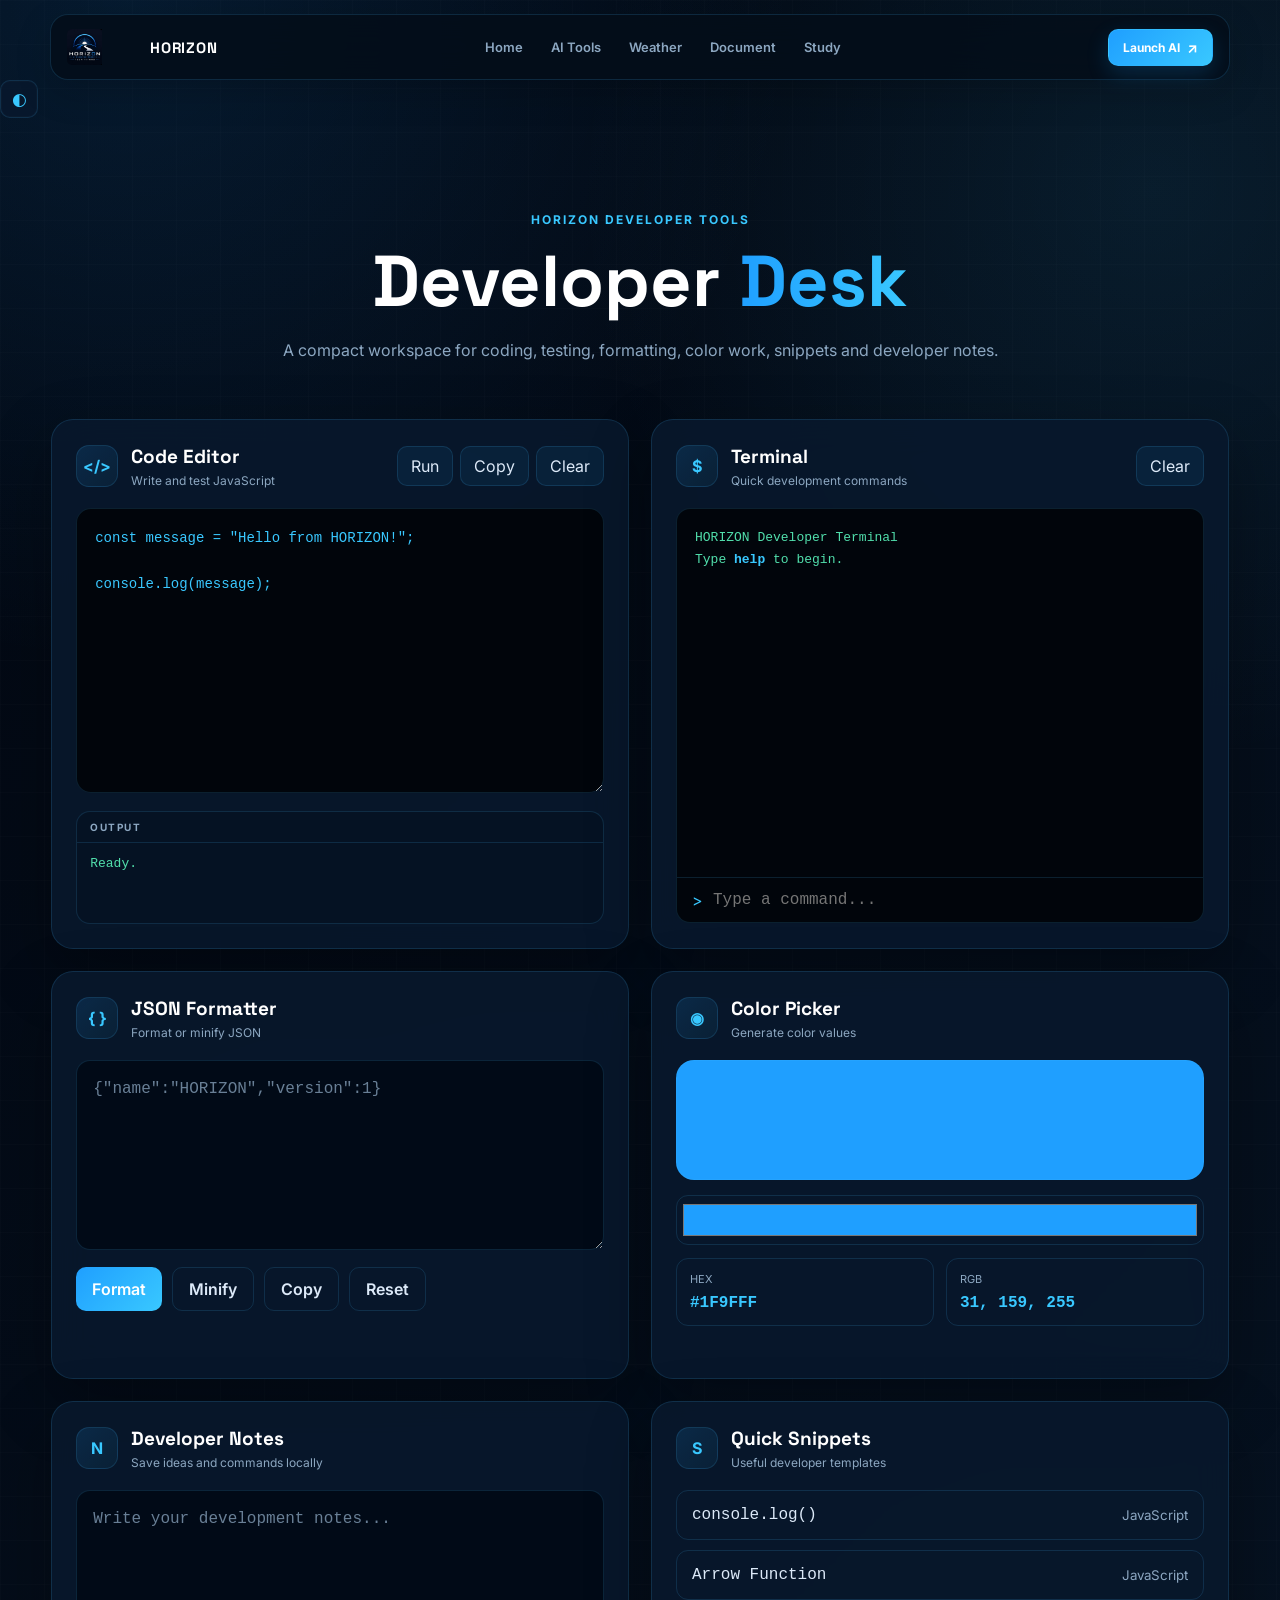
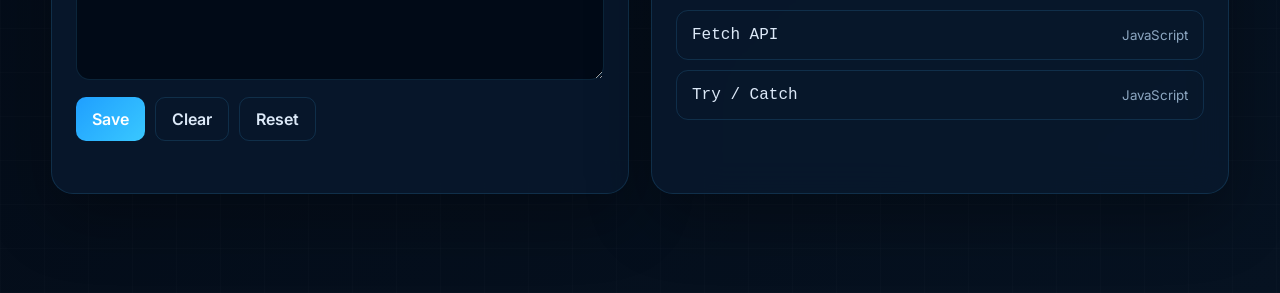
<file: developer-desk.html>
<!DOCTYPE html>
<html lang="en">
<head>
    <meta charset="UTF-8">
    <meta name="viewport" content="width=device-width, initial-scale=1.0">

    <title>HORIZON — Developer Desk</title>

    <link rel="preconnect" href="https://fonts.googleapis.com">
    <link rel="preconnect" href="https://fonts.gstatic.com" crossorigin>

    <link
        href="https://fonts.googleapis.com/css2?family=Inter:wght@400;500;600;700&family=Space+Grotesk:wght@500;600;700&display=swap"
        rel="stylesheet"
    >

    <link rel="stylesheet" href="developer-desk.css">
    <link rel="icon" type="image/x-icon" href="Logo.jpg">
</head>

<body>

    <!-- =========================
     HORIZON NAVBAR
========================= -->

<header class="navbar">

  <a href="#home" class="brand">
    <img
      src="Logo.jpg"
      alt="HORIZON Logo"
    >

    <span class="brand-name">
      HORIZON
    </span>
  </a>

  <nav class="nav-links" id="navLinks">

    <a href="index.html">
      Home
    </a>

    <a href="Utilities.html">
      AI Tools
    </a>

    <a href="Weather.html">
      Weather
    </a>

    <a href="Document.html">
      Document
    </a>

    <a href="Study.html">
      Study
    </a>

  </nav>

  <a
    href="ChatBot.html"
    class="nav-cta"
  >
    Launch AI <span>↗</span>
  </a>

  <button
    class="menu-btn"
    id="menuBtn"
    aria-label="Open Menu"
    aria-expanded="false"
  >
    ☰
  </button>

</header>
    <div class="nav-actions">
        <button id="themeBtn" class="icon-btn" type="button" aria-label="Toggle theme">◐</button>
    </div>
</header>

<main class="developer-page">

    <section class="page-header">
        <span class="eyebrow">HORIZON DEVELOPER TOOLS</span>

        <h1>
            Developer <span>Desk</span>
        </h1>

        <p>
            A compact workspace for coding, testing, formatting,
            color work, snippets and developer notes.
        </p>
    </section>

    <section class="desk-grid">

        <article class="desk-card editor-card">
            <div class="card-header">
                <div class="card-heading">
                    <span class="card-icon">&lt;/&gt;</span>

                    <div>
                        <h2>Code Editor</h2>
                        <p>Write and test JavaScript</p>
                    </div>
                </div>

                <div class="editor-actions">
                    <button type="button" onclick="runCode()">Run</button>
                    <button type="button" onclick="copyCode()">Copy</button>
                    <button type="button" onclick="clearEditor()">Clear</button>
                </div>
            </div>

            <textarea id="codeEditor" spellcheck="false">const message = "Hello from HORIZON!";

console.log(message);</textarea>

            <div class="output-panel">
                <div class="output-title">OUTPUT</div>
                <pre id="codeOutput">Ready.</pre>
            </div>
        </article>

        <article class="desk-card terminal-card">
            <div class="card-header">
                <div class="card-heading">
                    <span class="card-icon">$</span>

                    <div>
                        <h2>Terminal</h2>
                        <p>Quick development commands</p>
                    </div>
                </div>

                <button type="button" onclick="clearTerminal()">Clear</button>
            </div>

            <div id="terminalOutput" class="terminal-output">
                <div>HORIZON Developer Terminal</div>
                <div>Type <strong>help</strong> to begin.</div>
            </div>

            <div class="terminal-input">
                <span>&gt;</span>

                <input
                    id="terminalInput"
                    type="text"
                    placeholder="Type a command..."
                    autocomplete="off"
                    spellcheck="false"
                >
            </div>
        </article>

        <article class="desk-card">
            <div class="card-header">
                <div class="card-heading">
                    <span class="card-icon">{ }</span>

                    <div>
                        <h2>JSON Formatter</h2>
                        <p>Format or minify JSON</p>
                    </div>
                </div>
            </div>

            <textarea
                id="jsonInput"
                class="tool-area"
                spellcheck="false"
                placeholder='{"name":"HORIZON","version":1}'
            ></textarea>

            <div class="button-row">
                <button class="primary-btn" type="button" onclick="formatJSON()">Format</button>
                <button class="secondary-btn" type="button" onclick="minifyJSON()">Minify</button>
                <button class="secondary-btn" type="button" onclick="copyJSON()">Copy</button>
                <button class="secondary-btn" type="button" onclick="resetJSON()">Reset</button>
            </div>

            <p id="jsonStatus" class="tool-status" aria-live="polite"></p>
        </article>

        <article class="desk-card color-card">
            <div class="card-header">
                <div class="card-heading">
                    <span class="card-icon">◉</span>

                    <div>
                        <h2>Color Picker</h2>
                        <p>Generate color values</p>
                    </div>
                </div>
            </div>

            <div id="colorPreview" class="color-preview"></div>

            <input
                type="color"
                id="colorPicker"
                value="#1F9FFF"
                aria-label="Choose a color"
            >

            <div class="color-values">
                <button type="button" class="value-box" onclick="copyColorValue('hex')">
                    <span>HEX</span>
                    <strong id="hexValue">#1F9FFF</strong>
                </button>

                <button type="button" class="value-box" onclick="copyColorValue('rgb')">
                    <span>RGB</span>
                    <strong id="rgbValue">31, 159, 255</strong>
                </button>
            </div>

            <p id="colorStatus" class="tool-status" aria-live="polite"></p>
        </article>

        <article class="desk-card notes-card">
            <div class="card-header">
                <div class="card-heading">
                    <span class="card-icon">N</span>

                    <div>
                        <h2>Developer Notes</h2>
                        <p>Save ideas and commands locally</p>
                    </div>
                </div>
            </div>

            <textarea
                id="developerNotes"
                class="tool-area notes-area"
                spellcheck="false"
                placeholder="Write your development notes..."
            ></textarea>

            <div class="button-row">
                <button class="primary-btn" type="button" onclick="saveDeveloperNotes()">Save</button>
                <button class="secondary-btn" type="button" onclick="clearDeveloperNotes()">Clear</button>
                <button class="secondary-btn" type="button" onclick="resetDeveloperNotes()">Reset</button>
            </div>

            <p id="notesStatus" class="tool-status" aria-live="polite"></p>
        </article>

        <article class="desk-card">
            <div class="card-header">
                <div class="card-heading">
                    <span class="card-icon">S</span>

                    <div>
                        <h2>Quick Snippets</h2>
                        <p>Useful developer templates</p>
                    </div>
                </div>
            </div>

            <button class="snippet" type="button" onclick="insertSnippet('console.log')">
                <span>console.log()</span>
                <small>JavaScript</small>
            </button>

            <button class="snippet" type="button" onclick="insertSnippet('arrow')">
                <span>Arrow Function</span>
                <small>JavaScript</small>
            </button>

            <button class="snippet" type="button" onclick="insertSnippet('fetch')">
                <span>Fetch API</span>
                <small>JavaScript</small>
            </button>

            <button class="snippet" type="button" onclick="insertSnippet('trycatch')">
                <span>Try / Catch</span>
                <small>JavaScript</small>
            </button>
        </article>

    </section>
</main>

<script src="developer-desk.js"></script>
</body>
</html>
</file>
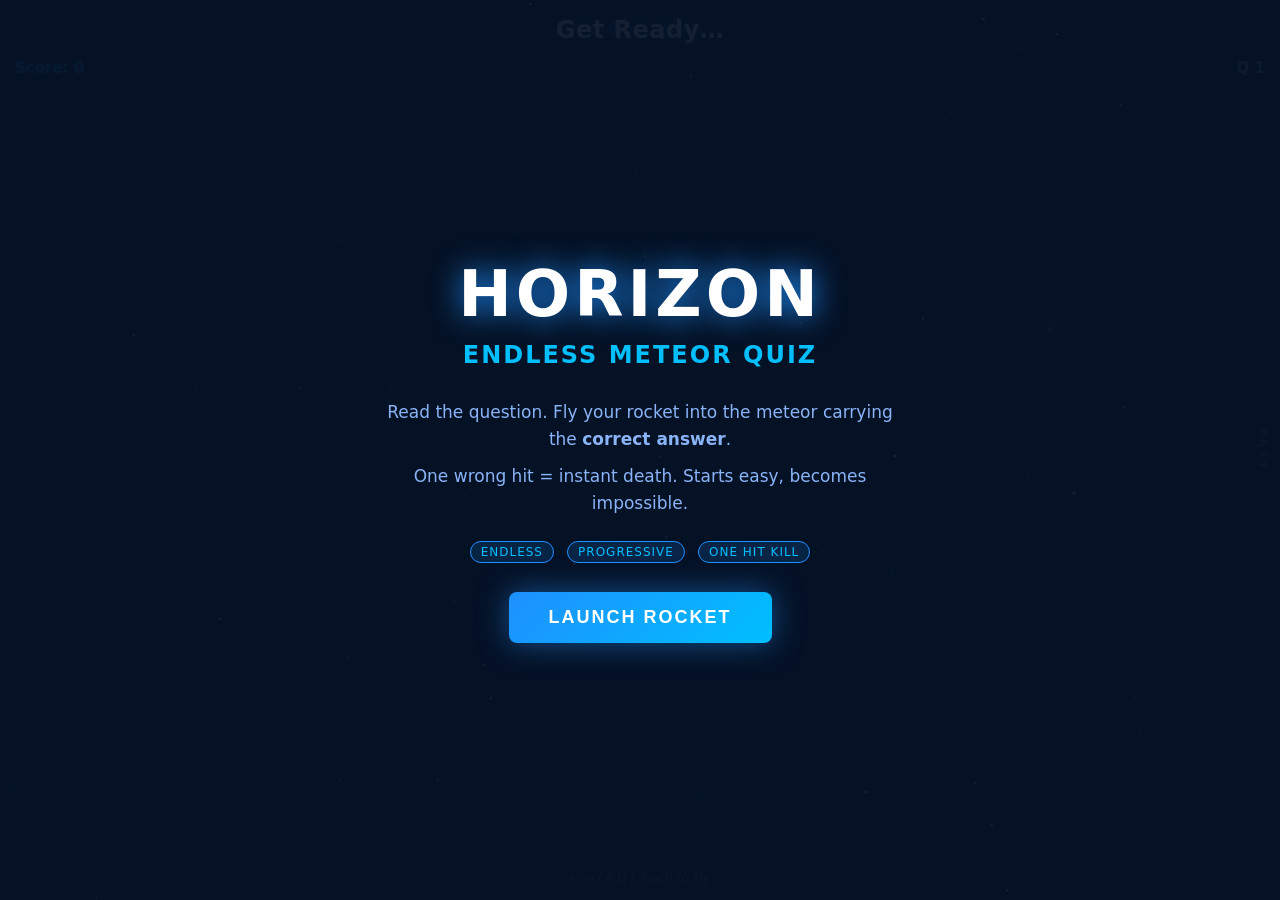
<file: Study.html>
<!DOCTYPE html>
<html lang="en">
<head>
<meta charset="UTF-8">
<meta name="viewport" content="width=device-width, initial-scale=1.0, maximum-scale=1.0, user-scalable=no">
<title>HORIZON Study Quiz</title>
<style>
  * { margin: 0; padding: 0; box-sizing: border-box; -webkit-tap-highlight-color: transparent; }
  html, body { width: 100%; height: 100%; overflow: hidden; background: #061225; font-family: 'Segoe UI', system-ui, sans-serif; user-select: none; }
  canvas { display: block; touch-action: none; }
  #ui { position: fixed; top: 0; left: 0; right: 0; padding: 15px; pointer-events: none; color: #fff; z-index: 10; }
  #question { text-align: center; font-size: clamp(15px, 3vw, 24px); font-weight: 800; letter-spacing: 0.5px; text-shadow: 0 0 15px #1E90FF; min-height: 1.4em; line-height: 1.3; padding: 0 8px; }
  #hud { display: flex; justify-content: space-between; margin-top: 10px; font-size: clamp(12px, 2.5vw, 15px); font-weight: 600; opacity: 0.9; }
  #score { color: #00BFFF; text-shadow: 0 0 10px #1E90FF; }
  #streak { color: #FFD700; text-shadow: 0 0 10px #FF8C00; }
  #qnum { color: #8ab4f8; }
  #diffTag { position: fixed; top: 50%; right: 10px; transform: translateY(-50%); writing-mode: vertical-rl; font-size: 11px; letter-spacing: 3px; color: #4a6fa5; font-weight: 700; text-transform: uppercase; pointer-events: none; z-index: 10; }
  #hint { position: fixed; bottom: 15px; width: 100%; text-align: center; color: #4a6fa5; font-size: 12px; pointer-events: none; z-index: 10; }
  .overlay { position: fixed; inset: 0; background: rgba(6, 18, 37, 0.94); display: flex; flex-direction: column; justify-content: center; align-items: center; z-index: 100; color: #fff; text-align: center; padding: 20px; }
  .overlay.hidden { display: none; }
  .overlay h1 { font-size: clamp(32px, 8vw, 64px); font-weight: 900; letter-spacing: 4px; margin-bottom: 10px; color: #fff; text-shadow: 0 0 30px #1E90FF; }
  .overlay h2 { font-size: clamp(16px, 4vw, 24px); font-weight: 600; color: #00BFFF; letter-spacing: 2px; margin-bottom: 30px; }
  .overlay p { font-size: clamp(13px, 3vw, 17px); color: #8ab4f8; max-width: 520px; margin-bottom: 10px; line-height: 1.6; }
  .overlay button { margin-top: 25px; padding: 15px 40px; font-size: 18px; font-weight: 700; letter-spacing: 2px; color: #fff; background: linear-gradient(135deg, #1E90FF, #00BFFF); border: none; border-radius: 8px; cursor: pointer; box-shadow: 0 0 30px rgba(30, 144, 255, 0.5); }
  .overlay button:active { transform: scale(0.95); }
  .stat { font-size: clamp(16px, 3vw, 22px); color: #fff; margin: 5px 0; }
  .stat span { color: #00BFFF; font-weight: 700; }
  .tag { display: inline-block; padding: 3px 10px; background: rgba(30, 144, 255, 0.15); border: 1px solid #1E90FF; border-radius: 20px; font-size: 12px; color: #00BFFF; margin: 4px; letter-spacing: 1px; }
</style>
<link rel="icon" type="image/x-icon" href="/Skill Mela/Homepage/Images/Logo.jpg">
</head>
<body>

<canvas id="game"></canvas>

<div id="ui">
  <div id="question">Get Ready…</div>
  <div id="hud">
    <span id="score">Score: 0</span>
    <span id="streak"></span>
    <span id="qnum">Q 1</span>
  </div>
</div>
<div id="diffTag">Easy</div>
<div id="hint">← → / A D / Touch to Fly</div>

<div id="startScreen" class="overlay">
  <h1>HORIZON</h1>
  <h2>ENDLESS METEOR QUIZ</h2>
  <p>Read the question. Fly your rocket into the meteor carrying the <b>correct answer</b>.</p>
  <p>One wrong hit = instant death. Starts easy, becomes impossible.</p>
  <div style="margin-top: 10px;">
    <span class="tag">ENDLESS</span>
    <span class="tag">PROGRESSIVE</span>
    <span class="tag">ONE HIT KILL</span>
  </div>
  <button id="startBtn">LAUNCH ROCKET</button>
</div>

<div id="gameOverScreen" class="overlay hidden">
  <h1 style="color: #FF4757; text-shadow: 0 0 30px #FF4757;">💥 GAME OVER</h1>
  <div class="stat">Final Score: <span id="finalScore">0</span></div>
  <div class="stat">Best Streak: <span id="finalStreak">0</span></div>
  <div class="stat">Reached Level: <span id="finalLevel">1</span></div>
  <div class="stat">Difficulty: <span id="finalDiff">Easy</span></div>
  <button id="restartBtn">TRY AGAIN</button>
</div>

<script>
(function () {
  'use strict';

  // ============ CANVAS ============
  var cvs = document.getElementById('game');
  var ctx = cvs.getContext('2d');
  var W = 0, H = 0;

  function resize() {
    W = cvs.width = window.innerWidth;
    H = cvs.height = window.innerHeight;
    rocket.y = H - 120;
    if (rocket.x === 0) rocket.x = W / 2;
    rocket.x = Math.max(50, Math.min(W - 50, rocket.x));
    makeStars();
  }
  window.addEventListener('resize', resize);

  // ============ COLORS ============
  var C = {
    bg: '#061225',
    bgLight: '#0A1A3A',
    blue: '#1E90FF',
    cyan: '#00BFFF',
    white: '#FFFFFF',
    silver: '#E2E8F0',
    red: '#FF4757',
    gold: '#FFD700',
    rock: '#4A5B75',
    rockDark: '#1A2A4A',
    rockLight: '#7A8BA5'
  };

  // ============ STATE ============
  var rocket = { x: 0, y: 0, vx: 0, speed: 11, tilt: 0 };
  var state = 'menu'; // menu | playing | correct | gameover
  var score = 0, streak = 0, bestStreak = 0, level = 0;
  var meteors = [], particles = [], stars = [], floaters = [];
  var keys = {};
  var touchX = null;
  var shake = 0, flash = 0, transitionT = 0;
  var diffTierIndex = 0;

  // ============ STARS ============
  function makeStars() {
    stars = [];
    var n = Math.floor((W * H) / 8000);
    for (var i = 0; i < n; i++) {
      var r = Math.random();
      stars.push({
        x: Math.random() * W,
        y: Math.random() * H,
        s: Math.random() * 2 + 0.5,
        v: Math.random() * 1.5 + 0.3,
        c: r > 0.8 ? C.cyan : (r > 0.5 ? C.blue : '#FFFFFF')
      });
    }
  }

  // ============ DIFFICULTY TIERS ============
  var TIERS = ['Easy', 'Medium', 'Hard', 'Insane', 'IMPOSSIBLE'];

  // ============ QUESTION BANKS ============
  var EASY_POOL = [
    { q: "2 + 2 = ?", a: ["3", "4", "5", "6"], c: 1 },
    { q: "5 + 7 = ?", a: ["10", "11", "12", "13"], c: 2 },
    { q: "Red Planet?", a: ["Venus", "Mars", "Jupiter", "Saturn"], c: 1 },
    { q: "Capital of Japan?", a: ["Seoul", "Beijing", "Tokyo", "Bangkok"], c: 2 },
    { q: "Days in a week?", a: ["5", "6", "7", "8"], c: 2 },
    { q: "10 ÷ 2 = ?", a: ["3", "4", "5", "6"], c: 2 },
    { q: "Which is a fruit?", a: ["Carrot", "Apple", "Potato", "Onion"], c: 1 },
    { q: "Color of sky?", a: ["Red", "Blue", "Green", "Yellow"], c: 1 },
    { q: "3 × 3 = ?", a: ["6", "9", "12", "15"], c: 1 },
    { q: "Dog legs?", a: ["2", "3", "4", "6"], c: 2 },
    { q: "Capital of France?", a: ["London", "Paris", "Rome", "Berlin"], c: 1 },
    { q: "Largest ocean?", a: ["Atlantic", "Indian", "Arctic", "Pacific"], c: 3 },
    { q: "1 + 1 = ?", a: ["1", "2", "3", "4"], c: 1 },
    { q: "Which is a mammal?", a: ["Fish", "Cat", "Bird", "Snake"], c: 1 },
    { q: "Hours in a day?", a: ["12", "18", "24", "36"], c: 2 },
    { q: "Color of grass?", a: ["Blue", "Green", "Red", "Purple"], c: 1 },
    { q: "8 - 3 = ?", a: ["4", "5", "6", "7"], c: 1 },
    { q: "Which is a number?", a: ["A", "B", "7", "Z"], c: 2 }
  ];

  var MEDIUM_POOL = [
    { q: "12 × 12 = ?", a: ["124", "132", "144", "156"], c: 2 },
    { q: "√169 = ?", a: ["11", "12", "13", "14"], c: 2 },
    { q: "Capital of Australia?", a: ["Sydney", "Melbourne", "Canberra", "Perth"], c: 2 },
    { q: "Largest planet?", a: ["Earth", "Saturn", "Jupiter", "Neptune"], c: 2 },
    { q: "15% of 200?", a: ["25", "30", "35", "40"], c: 1 },
    { q: "Speed of light?", a: ["3×10⁶", "3×10⁸", "3×10¹⁰", "3×10⁴"], c: 1 },
    { q: "How many continents?", a: ["5", "6", "7", "8"], c: 2 },
    { q: "7 × 8 = ?", a: ["48", "54", "56", "64"], c: 2 },
    { q: "Who wrote Hamlet?", a: ["Dickens", "Shakespeare", "Tolstoy", "Twain"], c: 1 },
    { q: "Largest desert?", a: ["Sahara", "Gobi", "Antarctic", "Arabian"], c: 2 },
    { q: "17 × 3 = ?", a: ["47", "51", "54", "57"], c: 1 },
    { q: "Longest river?", a: ["Amazon", "Nile", "Yangtze", "Mississippi"], c: 1 },
    { q: "√225 = ?", a: ["12", "13", "14", "15"], c: 3 },
    { q: "Capital of Canada?", a: ["Toronto", "Vancouver", "Ottawa", "Montreal"], c: 2 },
    { q: "Symbol for Gold?", a: ["Go", "Gd", "Au", "Ag"], c: 2 },
    { q: "25% of 80?", a: ["15", "20", "25", "30"], c: 1 },
    { q: "Gas plants absorb?", a: ["Oxygen", "Nitrogen", "CO₂", "Hydrogen"], c: 2 },
    { q: "Minutes in 2 hours?", a: ["60", "90", "120", "150"], c: 2 }
  ];

  var HARD_POOL = [
    { q: "∫ 1/x dx = ?", a: ["x²+C", "ln|x|+C", "1/x²+C", "e^x+C"], c: 1 },
    { q: "O(n log n) sort?", a: ["Quick", "Bubble", "Merge", "Insertion"], c: 2 },
    { q: "SI unit of flux?", a: ["Tesla", "Weber", "Henry", "Gauss"], c: 1 },
    { q: "Atomic number of Silver?", a: ["29", "47", "79", "88"], c: 1 },
    { q: "Smallest prime > 100?", a: ["101", "103", "107", "109"], c: 0 },
    { q: "e^(iπ) = ?", a: ["0", "1", "-1", "i"], c: 2 },
    { q: "Longest bone?", a: ["Tibia", "Femur", "Humerus", "Fibula"], c: 1 },
    { q: "Rarest blood type?", a: ["O-", "AB-", "A-", "B-"], c: 1 },
    { q: "2¹⁰ = ?", a: ["512", "1024", "2048", "4096"], c: 1 },
    { q: "Paper invented in?", a: ["India", "Egypt", "China", "Greece"], c: 2 },
    { q: "47 × 23 = ?", a: ["981", "1081", "1181", "1281"], c: 1 },
    { q: "d/dx sin(x) = ?", a: ["cos(x)", "-cos(x)", "-sin(x)", "tan(x)"], c: 0 },
    { q: "Atomic number of Gold?", a: ["47", "79", "89", "92"], c: 1 },
    { q: "17² = ?", a: ["269", "289", "309", "329"], c: 1 },
    { q: "Capital of Iceland?", a: ["Oslo", "Helsinki", "Reykjavik", "Stockholm"], c: 2 },
    { q: "Bones in adult body?", a: ["186", "196", "206", "216"], c: 2 },
    { q: "log₂(1024) = ?", a: ["8", "9", "10", "11"], c: 2 },
    { q: "15! / 13! = ?", a: ["180", "195", "210", "225"], c: 2 },
    { q: "Great Barrier Reef in?", a: ["Brazil", "Australia", "Indonesia", "Mexico"], c: 1 },
    { q: "Planet with most moons?", a: ["Jupiter", "Saturn", "Uranus", "Neptune"], c: 1 }
  ];

  var INSANE_POOL = [
    { q: "∫ x·e^x dx = ?", a: ["e^x(x-1)+C", "e^x(x+1)+C", "x·e^x+C", "e^x/x+C"], c: 0 },
    { q: "√16900 = ?", a: ["110", "120", "130", "140"], c: 2 },
    { q: "47² - 37² = ?", a: ["840", "804", "860", "880"], c: 0 },
    { q: "Euler's number e?", a: ["2.318", "2.718", "3.141", "1.618"], c: 1 },
    { q: "13! / 11! = ?", a: ["132", "144", "156", "168"], c: 2 },
    { q: "Binary of 255?", a: ["11111110", "11111111", "10000000", "10101010"], c: 1 },
    { q: "Atomic mass of Carbon?", a: ["6", "12", "14", "16"], c: 1 },
    { q: "Highest melting point?", a: ["Iron", "Tungsten", "Platinum", "Titanium"], c: 1 },
    { q: "∫₀¹ x² dx = ?", a: ["1/2", "1/3", "1/4", "2/3"], c: 1 },
    { q: "sin(30°) = ?", a: ["0.5", "0.707", "0.866", "1.0"], c: 0 },
    { q: "2¹⁶ = ?", a: ["32768", "65536", "131072", "262144"], c: 1 },
    { q: "∛1728 = ?", a: ["10", "11", "12", "13"], c: 2 },
    { q: "Avogadro ≈ ?", a: ["6.02×10²²", "6.02×10²³", "6.02×10²⁴", "6.02×10²⁵"], c: 1 },
    { q: "17 × 23 × 2 = ?", a: ["762", "782", "802", "822"], c: 1 },
    { q: "d/dx ln(x²) = ?", a: ["1/x", "2/x", "2x", "x/2"], c: 1 },
    { q: "NOT a prime?", a: ["101", "103", "107", "111"], c: 3 },
    { q: "89 + 144 = ?", a: ["223", "233", "243", "253"], c: 1 },
    { q: "sin²θ + cos²θ = ?", a: ["0", "1", "2", "-1"], c: 1 }
  ];

  var IMPOSSIBLE_POOL = [
    { q: "137 × 89 = ?", a: ["12093", "12193", "12293", "12393"], c: 1 },
    { q: "∫₀^∞ e^(-x²) dx = ?", a: ["√π/2", "√π", "π/2", "1"], c: 0 },
    { q: "1000th prime?", a: ["7919", "7877", "7853", "7829"], c: 0 },
    { q: "2⁶⁴ ≈ ?", a: ["1.8×10¹⁹", "1.6×10¹⁹", "9.2×10¹⁸", "4.6×10¹⁸"], c: 0 },
    { q: "17! / 13! = ?", a: ["57120", "58140", "58920", "61200"], c: 0 },
    { q: "Ramanujan number?", a: ["1729", "1229", "1529", "1829"], c: 0 },
    { q: "√102400 = ?", a: ["310", "320", "330", "340"], c: 1 },
    { q: "999 × 999 = ?", a: ["998001", "998101", "997001", "999001"], c: 0 },
    { q: "ln(e⁵) = ?", a: ["e", "5", "1", "0"], c: 1 },
    { q: "Zeros in 100! ?", a: ["20", "24", "25", "28"], c: 1 },
    { q: "det [[2,3],[5,7]] = ?", a: ["-1", "1", "14", "29"], c: 0 },
    { q: "tan(45°) = ?", a: ["0", "1", "√2", "√3"], c: 1 },
    { q: "13³ = ?", a: ["2197", "2297", "2397", "2497"], c: 0 },
    { q: "Planck's constant ≈ ?", a: ["6.63×10⁻³⁴", "6.63×10⁻³⁶", "6.63×10⁻³²", "6.63×10⁻³⁰"], c: 0 },
    { q: "4096 / 16 = ?", a: ["248", "256", "264", "272"], c: 1 },
    { q: "sin(90°)·cos(0°) = ?", a: ["0", "1", "-1", "2"], c: 1 }
  ];

  var POOLS = [EASY_POOL, MEDIUM_POOL, HARD_POOL, INSANE_POOL, IMPOSSIBLE_POOL];
  var usedPerTier = [new Set(), new Set(), new Set(), new Set(), new Set()];

  // ============ PROCEDURAL GENERATORS ============
  function buildQuestion(text, correct, isString) {
    var opts = [correct];
    var guard = 0;
    var isNum = typeof correct === 'number';
    while (opts.length < 4 && guard < 500) {
      guard++;
      var v;
      if (isNum) {
        var scale = Math.max(1, Math.round(Math.abs(correct) * 0.1));
        var delta = (Math.floor(Math.random() * (scale * 2 + 1)) - scale) || 1;
        v = correct + delta * (1 + Math.floor(Math.random() * 3));
        if (v === correct || v < 0) continue;
      } else {
        // fallback for strings — shouldn't happen here
        v = correct + Math.floor(Math.random() * 10) + 1;
      }
      var dup = false;
      for (var i = 0; i < opts.length; i++) {
        if (opts[i] === v) { dup = true; break; }
      }
      if (!dup) opts.push(v);
    }
    // shuffle
    var arr = opts.slice();
    for (var s = arr.length - 1; s > 0; s--) {
      var j = Math.floor(Math.random() * (s + 1));
      var tmp = arr[s]; arr[s] = arr[j]; arr[j] = tmp;
    }
    var strArr = arr.map(function (x) { return String(x); });
    return { q: text + ' = ?', a: strArr, c: arr.indexOf(correct) };
  }

  var GENERATORS_BY_TIER = [
    // EASY
    [
      function () { var a = 1 + Math.floor(Math.random() * 9); var b = 1 + Math.floor(Math.random() * 9); return buildQuestion(a + " + " + b, a + b); },
      function () { var a = 2 + Math.floor(Math.random() * 9); var b = 1 + Math.floor(Math.random() * a); return buildQuestion(a + " - " + b, a - b); },
      function () { var a = 1 + Math.floor(Math.random() * 6); var b = 1 + Math.floor(Math.random() * 6); return buildQuestion(a + " × " + b, a * b); }
    ],
    // MEDIUM
    [
      function () { var a = 6 + Math.floor(Math.random() * 8); var b = 6 + Math.floor(Math.random() * 8); return buildQuestion(a + " × " + b, a * b); },
      function () { var n = 11 + Math.floor(Math.random() * 10); return buildQuestion("√" + (n * n), n); },
      function () { var p = [10, 20, 25, 50][Math.floor(Math.random() * 4)]; var n = (5 + Math.floor(Math.random() * 15)) * 10; return buildQuestion(p + "% of " + n, (p * n) / 100); }
    ],
    // HARD
    [
      function () { var a = 14 + Math.floor(Math.random() * 20); var b = 14 + Math.floor(Math.random() * 20); return buildQuestion(a + " × " + b, a * b); },
      function () { var base = 2 + Math.floor(Math.random() * 3); var exp = 6 + Math.floor(Math.random() * 4); return buildQuestion(base + "^" + exp, Math.pow(base, exp)); },
      function () { var x = 5 + Math.floor(Math.random() * 20); var a = 3 + Math.floor(Math.random() * 7); var b = 10 + Math.floor(Math.random() * 30); return buildQuestion(a + "x + " + b + " = " + (a * x + b) + ", x", x); }
    ],
    // INSANE
    [
      function () { var a = 40 + Math.floor(Math.random() * 60); var b = 40 + Math.floor(Math.random() * 60); return buildQuestion(a + " × " + b, a * b); },
      function () { var n = 5 + Math.floor(Math.random() * 15); return buildQuestion(n + "³", Math.pow(n, 3)); },
      function () { var n = 25 + Math.floor(Math.random() * 50); return buildQuestion("√" + (n * n), n); }
    ],
    // IMPOSSIBLE
    [
      function () { var a = 100 + Math.floor(Math.random() * 900); var b = 100 + Math.floor(Math.random() * 900); return buildQuestion(a + " × " + b, a * b); },
      function () { var a = 100 + Math.floor(Math.random() * 400); var b = 50 + Math.floor(Math.random() * 200); return buildQuestion(a + " + " + b + " × 3", a + b * 3); },
      function () { var n = 12 + Math.floor(Math.random() * 15); return buildQuestion("2^" + n, Math.pow(2, n)); }
    ]
  ];

  function getQuestion() {
    var tier;
    if (level < 5) tier = 0;
    else if (level < 12) tier = 1;
    else if (level < 22) tier = 2;
    else if (level < 35) tier = 3;
    else tier = 4;

    diffTierIndex = tier;
    document.getElementById('diffTag').textContent = TIERS[tier];

    // 60% static, 40% procedural
    if (Math.random() < 0.6) {
      var pool = POOLS[tier];
      var available = [];
      for (var i = 0; i < pool.length; i++) {
        if (!usedPerTier[tier].has(pool[i].q)) available.push(pool[i]);
      }
      if (available.length > 0) {
        var picked = available[Math.floor(Math.random() * available.length)];
        usedPerTier[tier].add(picked.q);
        return picked;
      }
    }
    var gens = GENERATORS_BY_TIER[tier];
    var gen = gens[Math.floor(Math.random() * gens.length)];
    return gen();
  }

  // ============ AUDIO ============
  var audioCtx = null;
  function initAudio() {
    if (audioCtx) return;
    try {
      var AC = window.AudioContext || window.webkitAudioContext;
      if (AC) audioCtx = new AC();
    } catch (e) { audioCtx = null; }
  }
  function beep(freq, dur, type, vol, slideTo) {
    if (!audioCtx) return;
    type = type || 'sine';
    vol = vol || 0.15;
    try {
      var t = audioCtx.currentTime;
      var o = audioCtx.createOscillator();
      var g = audioCtx.createGain();
      o.type = type;
      o.frequency.setValueAtTime(freq, t);
      if (slideTo) o.frequency.exponentialRampToValueAtTime(slideTo, t + dur);
      g.gain.setValueAtTime(vol, t);
      g.gain.exponentialRampToValueAtTime(0.001, t + dur);
      o.connect(g);
      g.connect(audioCtx.destination);
      o.start(t);
      o.stop(t + dur);
    } catch (e) {}
  }
  function sfxCorrect() {
    beep(660, 0.12, 'square', 0.12);
    setTimeout(function () { beep(990, 0.18, 'square', 0.12); }, 90);
    setTimeout(function () { beep(1320, 0.25, 'triangle', 0.1); }, 180);
  }
  function sfxWrong() {
    beep(180, 0.35, 'sawtooth', 0.22, 60);
    setTimeout(function () { beep(90, 0.5, 'sawtooth', 0.18, 40); }, 80);
  }
  function sfxLaunch() { beep(200, 0.15, 'sine', 0.08, 600); }

  // ============ INPUT ============
  document.addEventListener('keydown', function (e) {
    initAudio();
    var k = e.key.toLowerCase();
    keys[k] = true;
    if (k === ' ' || k === 'arrowup' || k === 'arrowdown' || k === 'arrowleft' || k === 'arrowright') {
      e.preventDefault();
    }
  });
  document.addEventListener('keyup', function (e) {
    keys[e.key.toLowerCase()] = false;
  });

  cvs.addEventListener('touchstart', function (e) {
    e.preventDefault();
    initAudio();
    if (e.touches[0]) touchX = e.touches[0].clientX;
  }, { passive: false });

  cvs.addEventListener('touchmove', function (e) {
    e.preventDefault();
    if (e.touches[0]) touchX = e.touches[0].clientX;
  }, { passive: false });

  cvs.addEventListener('touchend', function (e) {
    e.preventDefault();
    touchX = null;
  }, { passive: false });

  cvs.addEventListener('mousemove', function (e) { touchX = e.clientX; });
  cvs.addEventListener('mouseleave', function () { touchX = null; });

  // ============ BUTTONS ============
  document.getElementById('startBtn').addEventListener('click', function () {
    initAudio();
    document.getElementById('startScreen').classList.add('hidden');
    resetGame();
  });
  document.getElementById('restartBtn').addEventListener('click', function () {
    document.getElementById('gameOverScreen').classList.add('hidden');
    resetGame();
  });

  // ============ GAME FLOW ============
  function startQuestion() {
    meteors = [];
    particles = [];
    floaters = [];
    var q = getQuestion();

    var count = q.a.length;
    var gap = W / (count + 1);

    // FAST: base speed 3.0, +0.18 per level, cap at 9
    var baseSpeed = Math.min(9, 3.0 + level * 0.18);

    var maxR = Math.min(W / (count * 2.6), 78);
    var r = Math.max(38, maxR);

    for (var i = 0; i < count; i++) {
      meteors.push({
        x: gap * (i + 1),
        y: -120,
        r: r,
        vy: baseSpeed * (0.95 + Math.random() * 0.12),
        text: q.a[i],
        isCorrect: i === q.c,
        wobble: Math.random() * Math.PI * 2,
        trail: []
      });
    }

    document.getElementById('question').textContent = q.q;
    document.getElementById('qnum').textContent = 'Q ' + (level + 1);
    document.getElementById('score').textContent = 'Score: ' + score;
    document.getElementById('streak').textContent = streak >= 2 ? '🔥 ' + streak + 'x' : '';
    sfxLaunch();
  }

  function resetGame() {
    score = 0;
    streak = 0;
    bestStreak = 0;
    level = 0;
    for (var i = 0; i < usedPerTier.length; i++) usedPerTier[i].clear();
    state = 'playing';
    rocket.x = W / 2;
    rocket.vx = 0;
    startQuestion();
  }

  function nextQuestion() {
    level++;
    state = 'playing';
    startQuestion();
  }

  function gameOver() {
    state = 'gameover';
    shake = 40;
    flash = 1;
    explode(rocket.x, rocket.y, C.red, 80, 14);
    sfxWrong();
    document.getElementById('finalScore').textContent = score;
    document.getElementById('finalStreak').textContent = bestStreak;
    document.getElementById('finalLevel').textContent = level + 1;
    document.getElementById('finalDiff').textContent = TIERS[diffTierIndex];
    document.getElementById('gameOverScreen').classList.remove('hidden');
  }

  // ============ FX ============
  function explode(x, y, color, n, spread) {
    n = n || 30;
    spread = spread || 9;
    for (var i = 0; i < n; i++) {
      var a = Math.random() * Math.PI * 2;
      var sp = Math.random() * spread + 1;
      particles.push({
        x: x, y: y,
        vx: Math.cos(a) * sp,
        vy: Math.sin(a) * sp,
        life: 1,
        decay: 0.012 + Math.random() * 0.02,
        color: color,
        size: Math.random() * 5 + 2
      });
    }
  }
  function addFloater(x, y, text, color) {
    floaters.push({ x: x, y: y, text: text, color: color, life: 1, vy: -1.2 });
  }

  // ============ UPDATE ============
  function update(dt) {
    // stars
    for (var i = 0; i < stars.length; i++) {
      var s = stars[i];
      s.y += s.v * dt;
      if (s.y > H) { s.y = 0; s.x = Math.random() * W; }
    }

    // rocket
    if (state === 'playing') {
      var move = 0;
      if (keys['arrowleft'] || keys['a']) move -= 1;
      if (keys['arrowright'] || keys['d']) move += 1;
      if (move !== 0) {
        rocket.vx += move * rocket.speed * 0.4 * dt;
      } else if (touchX !== null) {
        var diff = touchX - rocket.x;
        rocket.vx += Math.sign(diff) * Math.min(Math.abs(diff) * 0.1, rocket.speed * 0.5) * dt;
      } else {
        rocket.vx *= 0.85;
      }
      rocket.vx *= 0.9;
      rocket.vx = Math.max(-rocket.speed, Math.min(rocket.speed, rocket.vx));
      rocket.x += rocket.vx * dt;
      if (rocket.x < 50) { rocket.x = 50; rocket.vx = 0; }
      if (rocket.x > W - 50) { rocket.x = W - 50; rocket.vx = 0; }
      rocket.tilt = rocket.vx * 0.05;
    } else {
      rocket.vx *= 0.85;
      rocket.tilt *= 0.9;
    }

    // meteors
    for (var mi = 0; mi < meteors.length; mi++) {
      var m = meteors[mi];
      if (state === 'playing') {
        m.y += m.vy * dt;
        m.wobble += 0.05 * dt;
      } else if (state === 'correct' && m.isCorrect) {
        m.y -= 12 * dt;
      } else if (state === 'gameover' && !m.isCorrect) {
        m.y -= 6 * dt;
      }
      m.trail.push({ x: m.x + Math.sin(m.wobble) * 3, y: m.y, life: 1 });
      if (m.trail.length > 10) m.trail.shift();
      for (var ti = 0; ti < m.trail.length; ti++) m.trail[ti].life -= 0.1 * dt;
    }

    // collision
    if (state === 'playing') {
      for (var ci = 0; ci < meteors.length; ci++) {
        var mm = meteors[ci];
        var dx = mm.x - rocket.x;
        var dy = mm.y - rocket.y;
        var hitDist = mm.r * 0.7 + 18;
        if (dx * dx + dy * dy < hitDist * hitDist) {
          if (mm.isCorrect) {
            state = 'correct';
            score++;
            streak++;
            if (streak > bestStreak) bestStreak = streak;
            transitionT = 55;
            explode(mm.x, mm.y, C.cyan, 50, 11);
            addFloater(mm.x, mm.y - mm.r - 10, '+1', C.cyan);
            if (streak >= 3) addFloater(W / 2, H / 2 - 60, '🔥 ' + streak + 'x STREAK!', C.gold);
            sfxCorrect();
            document.getElementById('score').textContent = 'Score: ' + score;
            document.getElementById('streak').textContent = streak >= 2 ? '🔥 ' + streak + 'x' : '';
          } else {
            gameOver();
          }
          break;
        }
      }
      // all meteors escaped
      if (state === 'playing' && meteors.length > 0) {
        var allGone = true;
        for (var ai = 0; ai < meteors.length; ai++) {
          if (meteors[ai].y - meteors[ai].r <= H + 40) { allGone = false; break; }
        }
        if (allGone) gameOver();
      }
    }

    if (state === 'correct') {
      transitionT -= dt;
      if (transitionT <= 0) nextQuestion();
    }

    // particles
    for (var pi = particles.length - 1; pi >= 0; pi--) {
      var p = particles[pi];
      p.x += p.vx * dt;
      p.y += p.vy * dt;
      p.vx *= 0.96;
      p.vy *= 0.96;
      p.vy += 0.12 * dt;
      p.life -= p.decay * dt;
      if (p.life <= 0) particles.splice(pi, 1);
    }

    // floaters
    for (var fi = floaters.length - 1; fi >= 0; fi--) {
      var f = floaters[fi];
      f.y += f.vy * dt;
      f.life -= 0.018 * dt;
      if (f.life <= 0) floaters.splice(fi, 1);
    }

    if (shake > 0) shake -= dt;
    if (flash > 0) flash -= 0.03 * dt;
  }

  // ============ DRAW ============
  function drawRocket(x, y, tilt) {
    ctx.save();
    ctx.translate(x, y);
    ctx.rotate(tilt);

    var fl = 22 + Math.random() * 18;
    var fg = ctx.createLinearGradient(0, 16, 0, 16 + fl);
    fg.addColorStop(0, '#FFFFFF');
    fg.addColorStop(0.4, C.cyan);
    fg.addColorStop(1, 'rgba(30,144,255,0)');
    ctx.fillStyle = fg;
    ctx.beginPath();
    ctx.moveTo(-9, 15);
    ctx.lineTo(0, 15 + fl);
    ctx.lineTo(9, 15);
    ctx.closePath();
    ctx.fill();

    ctx.shadowBlur = 20;
    ctx.shadowColor = C.blue;

    var bg = ctx.createLinearGradient(-20, 0, 20, 0);
    bg.addColorStop(0, '#8A9BB5');
    bg.addColorStop(0.5, C.silver);
    bg.addColorStop(1, '#8A9BB5');
    ctx.fillStyle = bg;
    ctx.beginPath();
    ctx.moveTo(0, -32);
    ctx.lineTo(-18, 16);
    ctx.lineTo(18, 16);
    ctx.closePath();
    ctx.fill();

    ctx.shadowBlur = 0;
    ctx.fillStyle = C.blue;
    ctx.beginPath(); ctx.moveTo(-14, 6); ctx.lineTo(-26, 24); ctx.lineTo(-10, 21); ctx.closePath(); ctx.fill();
    ctx.beginPath(); ctx.moveTo(14, 6); ctx.lineTo(26, 24); ctx.lineTo(10, 21); ctx.closePath(); ctx.fill();

    ctx.fillStyle = C.cyan;
    ctx.beginPath(); ctx.arc(0, -6, 6, 0, Math.PI * 2); ctx.fill();
    ctx.strokeStyle = '#FFFFFF';
    ctx.lineWidth = 1.8;
    ctx.stroke();
    ctx.fillStyle = 'rgba(255,255,255,0.8)';
    ctx.beginPath(); ctx.arc(-2, -8, 2, 0, Math.PI * 2); ctx.fill();

    ctx.fillStyle = 'rgba(255,255,255,0.6)';
    ctx.beginPath(); ctx.arc(0, -20, 2.5, 0, Math.PI * 2); ctx.fill();

    ctx.restore();
  }

  function drawMeteor(m) {
    var x = m.x + Math.sin(m.wobble) * 3;
    var y = m.y;

    // trail
    ctx.save();
    for (var i = 0; i < m.trail.length; i++) {
      var tr = m.trail[i];
      if (tr.life <= 0) continue;
      var a = tr.life * 0.3;
      ctx.fillStyle = 'rgba(122, 139, 165, ' + a + ')';
      ctx.beginPath();
      ctx.arc(tr.x, tr.y - 20, m.r * 0.35 * tr.life, 0, Math.PI * 2);
      ctx.fill();
    }
    ctx.restore();

    ctx.save();
    ctx.shadowBlur = 25;
    ctx.shadowColor = 'rgba(30, 144, 255, 0.5)';

    var grad = ctx.createRadialGradient(x - m.r * 0.35, y - m.r * 0.35, 4, x, y, m.r);
    grad.addColorStop(0, C.rockLight);
    grad.addColorStop(0.5, C.rock);
    grad.addColorStop(1, C.rockDark);
    ctx.fillStyle = grad;
    ctx.beginPath();
    ctx.arc(x, y, m.r, 0, Math.PI * 2);
    ctx.fill();

    ctx.shadowBlur = 0;
    ctx.fillStyle = 'rgba(0,0,0,0.3)';
    ctx.beginPath(); ctx.arc(x - m.r * 0.4, y - m.r * 0.25, m.r * 0.16, 0, Math.PI * 2); ctx.fill();
    ctx.beginPath(); ctx.arc(x + m.r * 0.3, y + m.r * 0.35, m.r * 0.14, 0, Math.PI * 2); ctx.fill();
    ctx.beginPath(); ctx.arc(x + m.r * 0.42, y - m.r * 0.4, m.r * 0.11, 0, Math.PI * 2); ctx.fill();

    ctx.strokeStyle = 'rgba(138, 155, 181, 0.7)';
    ctx.lineWidth = 2;
    ctx.beginPath();
    ctx.arc(x, y, m.r - 1, 0, Math.PI * 2);
    ctx.stroke();

    // text
    ctx.fillStyle = '#FFFFFF';
    ctx.textAlign = 'center';
    ctx.textBaseline = 'middle';
    var fs = Math.min(22, m.r * 0.6);
    ctx.font = 'bold ' + fs + 'px system-ui, sans-serif';
    var guard = 0;
    while (ctx.measureText(m.text).width > m.r * 1.65 && fs > 8 && guard < 40) {
      fs -= 1;
      guard++;
      ctx.font = 'bold ' + fs + 'px system-ui, sans-serif';
    }
    ctx.strokeStyle = 'rgba(0,0,0,0.9)';
    ctx.lineWidth = 3.5;
    ctx.strokeText(m.text, x, y);
    ctx.fillText(m.text, x, y);

    ctx.restore();
  }

  function draw() {
    var sx = 0, sy = 0;
    if (shake > 0) {
      sx = (Math.random() - 0.5) * shake * 0.6;
      sy = (Math.random() - 0.5) * shake * 0.6;
    }

    ctx.save();
    ctx.translate(sx, sy);

    // background
    var bg = ctx.createRadialGradient(W / 2, H / 2, 40, W / 2, H / 2, Math.max(W, H) * 0.75);
    bg.addColorStop(0, C.bgLight);
    bg.addColorStop(0.6, C.bg);
    bg.addColorStop(1, '#020610');
    ctx.fillStyle = bg;
    ctx.fillRect(-40, -40, W + 80, H + 80);

    // nebula
    var neb = ctx.createRadialGradient(W * 0.8, H * 0.2, 20, W * 0.8, H * 0.2, W * 0.5);
    neb.addColorStop(0, 'rgba(30,144,255,0.15)');
    neb.addColorStop(1, 'rgba(0,0,0,0)');
    ctx.fillStyle = neb;
    ctx.fillRect(0, 0, W, H);

    // horizon arc
    ctx.strokeStyle = 'rgba(30, 144, 255, 0.2)';
    ctx.lineWidth = 2;
    ctx.beginPath();
    ctx.arc(W / 2, H + 100, W * 0.8, Math.PI * 1.2, Math.PI * 1.8);
    ctx.stroke();

    // stars
    for (var i = 0; i < stars.length; i++) {
      var s = stars[i];
      ctx.fillStyle = s.c;
      ctx.globalAlpha = 0.3 + s.s * 0.3;
      ctx.fillRect(s.x, s.y, s.s, s.s);
    }
    ctx.globalAlpha = 1;

    // meteors
    for (var mi = 0; mi < meteors.length; mi++) {
      var m = meteors[mi];
      if (state === 'correct' && !m.isCorrect) continue;
      if (state === 'gameover' && m.isCorrect) continue;
      drawMeteor(m);
    }

    // rocket
    if (state !== 'gameover' && state !== 'menu') {
      drawRocket(rocket.x, rocket.y, rocket.tilt);
    }

    // particles
    for (var pi = 0; pi < particles.length; pi++) {
      var p = particles[pi];
      ctx.globalAlpha = Math.max(0, p.life);
      ctx.fillStyle = p.color;
      ctx.beginPath();
      ctx.arc(p.x, p.y, p.size * p.life, 0, Math.PI * 2);
      ctx.fill();
    }
    ctx.globalAlpha = 1;

    // floaters
    for (var fi = 0; fi < floaters.length; fi++) {
      var f = floaters[fi];
      ctx.globalAlpha = f.life;
      ctx.fillStyle = f.color;
      ctx.font = 'bold 26px system-ui, sans-serif';
      ctx.textAlign = 'center';
      ctx.shadowBlur = 15;
      ctx.shadowColor = f.color;
      ctx.fillText(f.text, f.x, f.y);
      ctx.shadowBlur = 0;
    }
    ctx.globalAlpha = 1;

    // red flash
    if (flash > 0) {
      ctx.fillStyle = 'rgba(255, 71, 87, ' + (flash * 0.5) + ')';
      ctx.fillRect(-40, -40, W + 80, H + 80);
    }

    // dodge overlay
    if (state === 'correct') {
      ctx.fillStyle = 'rgba(0, 191, 255, ' + Math.min(0.12, transitionT / 300) + ')';
      ctx.fillRect(0, 0, W, H);
      ctx.save();
      ctx.globalAlpha = Math.min(1, transitionT / 25);
      ctx.fillStyle = C.cyan;
      ctx.font = 'bold 52px system-ui, sans-serif';
      ctx.shadowBlur = 25;
      ctx.shadowColor = C.cyan;
      ctx.textAlign = 'center';
      ctx.fillText('✓ DODGED!', W / 2, H / 2);
      ctx.restore();
    }

    ctx.restore();
  }

  // ============ LOOP ============
  var last = performance.now();
  function loop(t) {
    var dt = Math.min(2.5, (t - last) / 16.67);
    last = t;
    update(dt);
    draw();
    requestAnimationFrame(loop);
  }

  // ============ BOOT ============
  resize();
  rocket.x = W / 2;
  requestAnimationFrame(loop);

})();
</script>
</body>
</html>
</file>
<file: developer-desk.css>
/* =========================================================
   HORIZON — DEVELOPER DESK
   Compact Navbar + Improved Light/Dark Theme
========================================================= */

/* =========================
   THEME VARIABLES
========================= */

:root {
    --bg: #020711;
    --bg-secondary: #061221;

    --surface: rgba(8, 25, 45, 0.88);
    --surface-hover: rgba(12, 34, 57, 0.98);

    --navbar-bg: rgba(4, 13, 25, 0.86);
    --navbar-border: rgba(67, 185, 255, 0.16);

    --blue: #1f9fff;
    --cyan: #39c8ff;
    --deep-blue: #0754a6;

    --text: #dce9f8;
    --heading: #ffffff;
    --muted: #8ca7c1;

    --border: rgba(67, 185, 255, 0.15);
    --border-hover: rgba(57, 200, 255, 0.42);

    --input-bg: rgba(1, 8, 18, 0.72);
    --code-bg: #01050b;
    --grid-line: rgba(255, 255, 255, 0.012);

    --danger: #ff6073;
    --success: #51dfac;

    --shadow: 0 24px 65px rgba(0, 0, 0, 0.30);
    --navbar-shadow: 0 12px 35px rgba(0, 0, 0, 0.18);

    --radius-lg: 22px;
    --radius-md: 16px;
    --radius-sm: 11px;

    color-scheme: dark;
}


/* =========================
   LIGHT THEME
========================= */

body.light-theme,
body[data-theme="light"] {
    --bg: #edf7fc;
    --bg-secondary: #f8fcff;

    --surface: rgba(255, 255, 255, 0.92);
    --surface-hover: rgba(248, 252, 255, 0.98);

    --navbar-bg: rgba(255, 255, 255, 0.90);
    --navbar-border: rgba(8, 127, 209, 0.14);

    --blue: #087fd1;
    --cyan: #0aa9dc;
    --deep-blue: #0754a6;

    --text: #18354b;
    --heading: #061c2f;
    --muted: #607b92;

    --border: rgba(8, 127, 209, 0.14);
    --border-hover: rgba(8, 127, 209, 0.38);

    --input-bg: rgba(245, 250, 253, 0.96);
    --code-bg: #f4f8fb;
    --grid-line: rgba(5, 56, 94, 0.045);

    --shadow: 0 20px 55px rgba(35, 92, 126, 0.10);
    --navbar-shadow: 0 10px 32px rgba(47, 111, 145, 0.10);

    color-scheme: light;
}


/* =========================
   RESET
========================= */

* {
    box-sizing: border-box;
    margin: 0;
    padding: 0;
}

html {
    scroll-behavior: smooth;
}

body {
    min-height: 100vh;
    font-family: "Inter", sans-serif;
    color: var(--text);

    background:
        radial-gradient(
            circle at 10% 0%,
            rgba(31, 159, 255, 0.13),
            transparent 30%
        ),
        radial-gradient(
            circle at 90% 10%,
            rgba(57, 200, 255, 0.09),
            transparent 28%
        ),
        linear-gradient(
            var(--grid-line) 1px,
            transparent 1px
        ),
        linear-gradient(
            90deg,
            var(--grid-line) 1px,
            transparent 1px
        ),
        linear-gradient(
            135deg,
            var(--bg),
            var(--bg-secondary)
        );

    background-size:
        auto,
        auto,
        44px 44px,
        44px 44px,
        auto;

    transition:
        background 0.35s ease,
        color 0.35s ease;
}

body.light-theme {
    background:
        radial-gradient(
            circle at 10% 0%,
            rgba(31, 159, 255, 0.11),
            transparent 30%
        ),
        radial-gradient(
            circle at 90% 10%,
            rgba(16, 188, 232, 0.08),
            transparent 28%
        ),
        linear-gradient(
            var(--grid-line) 1px,
            transparent 1px
        ),
        linear-gradient(
            90deg,
            var(--grid-line) 1px,
            transparent 1px
        ),
        linear-gradient(
            135deg,
            #edf7fc,
            #f8fcff
        );

    background-size:
        auto,
        auto,
        44px 44px,
        44px 44px,
        auto;
}

button,
input,
textarea {
    font: inherit;
}

button {
    -webkit-tap-highlight-color: transparent;
}

a {
    color: inherit;
}


/* =========================================================
   NAVBAR
   Compact + Centered
========================================================= */

.navbar {
    width: min(1180px, calc(100% - 36px));
    height: 66px;

    margin: 14px auto 0;
    padding: 0 16px;

    display: flex;
    align-items: center;
    justify-content: space-between;
    gap: 18px;

    position: sticky;
    top: 14px;
    z-index: 1000;

    border: 1px solid var(--navbar-border);
    border-radius: 18px;

    background: var(--navbar-bg);

    box-shadow: var(--navbar-shadow);

    backdrop-filter: blur(20px);
    -webkit-backdrop-filter: blur(20px);

    transition:
        background 0.3s ease,
        border-color 0.3s ease,
        box-shadow 0.3s ease;
}


/* =========================
   BRAND
========================= */

.brand {
    min-width: 0;

    display: flex;
    align-items: center;

    gap: 9px;

    text-decoration: none;
}

.brand img {
    width: 74px;
    max-width: 74px;
    height: 36px;

    object-fit: contain;
    object-position: left center;

    display: block;

    border-radius: 5px;
}

.brand-name {
    color: var(--heading);

    font-family: "Space Grotesk", sans-serif;

    font-size: 15px;
    font-weight: 700;
    letter-spacing: 0.8px;
}


/* =========================
   NAV LINKS
========================= */

.nav-links,
.navbar nav {
    display: flex;
    align-items: center;
    justify-content: center;

    gap: 6px;
}

.nav-links a,
.navbar nav a {
    position: relative;

    padding: 8px 11px;

    color: var(--muted);

    text-decoration: none;

    font-size: 13px;
    font-weight: 600;

    border-radius: 9px;

    transition:
        color 0.2s ease,
        background 0.2s ease,
        transform 0.2s ease;
}

.nav-links a::after,
.navbar nav a::after {
    content: "";

    position: absolute;

    left: 11px;
    right: 11px;
    bottom: 4px;

    height: 2px;

    border-radius: 999px;

    background: linear-gradient(
        90deg,
        var(--blue),
        var(--cyan)
    );

    transform: scaleX(0);
    transform-origin: center;

    transition: transform 0.25s ease;
}

.nav-links a:hover,
.navbar nav a:hover {
    color: var(--heading);

    background: rgba(31, 159, 255, 0.07);
}

.nav-links a:hover::after,
.nav-links a.active::after,
.navbar nav a:hover::after,
.navbar nav a.active::after {
    transform: scaleX(1);
}

.nav-links a.active,
.navbar nav a.active {
    color: var(--cyan);

    background: rgba(31, 159, 255, 0.08);
}


/* =========================
   NAV CTA
========================= */

.nav-cta {
    display: inline-flex;
    align-items: center;
    justify-content: center;
    gap: 7px;

    flex-shrink: 0;

    padding: 9px 14px;

    border: 1px solid rgba(57, 200, 255, 0.35);
    border-radius: 10px;

    color: #ffffff;
    text-decoration: none;

    font-size: 12px;
    font-weight: 700;

    background: linear-gradient(
        135deg,
        var(--blue),
        var(--cyan)
    );

    box-shadow:
        0 8px 22px rgba(31, 159, 255, 0.18);

    transition:
        transform 0.2s ease,
        box-shadow 0.2s ease,
        filter 0.2s ease;
}

.nav-cta span {
    font-size: 14px;
}

.nav-cta:hover {
    transform: translateY(-1px);

    box-shadow:
        0 11px 26px rgba(31, 159, 255, 0.26);

    filter: brightness(1.04);
}


/* =========================
   THEME BUTTON
========================= */

.nav-actions {
    display: flex;
    align-items: center;
    gap: 8px;
}

.icon-btn {
    width: 38px;
    height: 38px;

    display: grid;
    place-items: center;

    border: 1px solid var(--border);
    border-radius: 10px;

    background: var(--surface);

    color: var(--cyan);

    cursor: pointer;

    font-size: 17px;

    box-shadow:
        inset 0 0 0 1px rgba(255,255,255,0.015);

    transition:
        transform 0.2s ease,
        border-color 0.2s ease,
        background 0.2s ease,
        box-shadow 0.2s ease;
}

.icon-btn:hover {
    transform: translateY(-1px);

    border-color: var(--border-hover);

    background: var(--surface-hover);

    box-shadow:
        0 8px 18px rgba(31, 159, 255, 0.10);
}


/* =========================
   MOBILE MENU BUTTON
========================= */

.menu-btn {
    display: none;

    width: 38px;
    height: 38px;

    border: 1px solid var(--border);
    border-radius: 10px;

    background: var(--surface);

    color: var(--heading);

    cursor: pointer;

    font-size: 18px;

    transition:
        background 0.2s ease,
        border-color 0.2s ease,
        color 0.2s ease;
}

.menu-btn:hover {
    border-color: var(--border-hover);
    color: var(--cyan);
    background: var(--surface-hover);
}


/* =========================================================
   PAGE
========================================================= */

.developer-page {
    width: min(1400px, 92%);
    margin: auto;

    padding: 90px 0 100px;
}


/* =========================
   PAGE HEADER
========================= */

.page-header {
    max-width: 760px;

    margin: 0 auto 55px;

    text-align: center;
}

.eyebrow {
    display: inline-block;

    margin-bottom: 18px;

    color: var(--cyan);

    font-size: 12px;
    font-weight: 700;

    letter-spacing: 2px;
}

.page-header h1 {
    margin-bottom: 20px;

    font-family: "Space Grotesk", sans-serif;

    color: var(--heading);

    font-size: clamp(42px, 6vw, 72px);

    line-height: 1;
}

.page-header h1 span {
    background:
        linear-gradient(
            90deg,
            var(--blue),
            var(--cyan)
        );

    -webkit-background-clip: text;
    background-clip: text;

    -webkit-text-fill-color: transparent;
}

.page-header p {
    color: var(--muted);

    font-size: 16px;

    line-height: 1.7;
}


/* =========================================================
   GRID
========================================================= */

.desk-grid {
    display: grid;

    grid-template-columns:
        repeat(2, minmax(0, 1fr));

    gap: 22px;
}


/* =========================================================
   CARDS
========================================================= */

.desk-card {
    padding: 24px;

    border: 1px solid var(--border);
    border-radius: var(--radius-lg);

    background: var(--surface);

    box-shadow: var(--shadow);

    backdrop-filter: blur(18px);
    -webkit-backdrop-filter: blur(18px);

    transition:
        transform 0.25s ease,
        border-color 0.25s ease,
        background 0.25s ease,
        box-shadow 0.25s ease;
}

.desk-card:hover {
    transform: translateY(-3px);

    border-color: var(--border-hover);

    background: var(--surface-hover);
}


/* =========================
   CARD HEADER
========================= */

.card-header {
    display: flex;

    align-items: center;
    justify-content: space-between;

    gap: 18px;

    margin-bottom: 20px;
}

.card-heading {
    display: flex;
    align-items: center;

    gap: 13px;
}

.card-header h2 {
    font-family: "Space Grotesk", sans-serif;

    color: var(--heading);

    font-size: 19px;
}

.card-header p {
    margin-top: 4px;

    color: var(--muted);

    font-size: 12px;
}

.card-icon {
    width: 42px;
    height: 42px;

    display: grid;
    place-items: center;

    flex: 0 0 42px;

    border-radius: 13px;

    color: var(--cyan);

    border: 1px solid var(--border);

    background:
        linear-gradient(
            135deg,
            rgba(31, 159, 255, 0.14),
            rgba(57, 200, 255, 0.06)
        );

    font-weight: 700;
}


/* =========================================================
   BUTTONS
========================================================= */

.card-header button,
.editor-actions button {
    padding: 9px 13px;

    border: 1px solid var(--border);
    border-radius: 10px;

    background: rgba(31, 159, 255, 0.08);

    color: var(--text);

    cursor: pointer;

    transition:
        0.2s ease;
}

.card-header button:hover,
.editor-actions button:hover {
    border-color: var(--border-hover);

    color: var(--cyan);

    background: rgba(31, 159, 255, 0.14);
}

.button-row {
    display: flex;
    flex-wrap: wrap;

    gap: 10px;

    margin-top: 13px;
}

.primary-btn,
.secondary-btn {
    padding: 11px 16px;

    border-radius: 10px;

    cursor: pointer;

    font-weight: 600;

    transition:
        transform 0.2s ease,
        border-color 0.2s ease,
        background 0.2s ease;
}

.primary-btn {
    color: #ffffff;

    border: none;

    background:
        linear-gradient(
            135deg,
            var(--blue),
            var(--cyan)
        );
}

.secondary-btn {
    color: var(--text);

    background: transparent;

    border: 1px solid var(--border);
}

.primary-btn:hover,
.secondary-btn:hover {
    transform: translateY(-1px);
}

.secondary-btn:hover {
    border-color: var(--border-hover);

    background: rgba(31, 159, 255, 0.06);
}


/* =========================================================
   EDITOR
========================================================= */

.editor-card,
.terminal-card {
    min-height: 530px;
}

.editor-actions {
    display: flex;
    flex-wrap: wrap;

    gap: 7px;
}

#codeEditor {
    width: 100%;
    height: 285px;

    resize: vertical;

    padding: 18px;

    border: 1px solid var(--border);
    border-radius: 15px;

    outline: none;

    background: var(--code-bg);
    color: var(--cyan);

    font-family:
        "Consolas",
        "SFMono-Regular",
        monospace;

    font-size: 14px;
    line-height: 1.65;

    tab-size: 2;

    transition:
        background 0.3s ease,
        border-color 0.25s ease,
        box-shadow 0.25s ease;
}

body.light-theme #codeEditor {
    color: #174766;
}


/* =========================================================
   OUTPUT
========================================================= */

.output-panel {
    margin-top: 14px;

    border: 1px solid var(--border);
    border-radius: 14px;

    overflow: hidden;

    background:
        rgba(0, 0, 0, 0.15);
}

body.light-theme .output-panel {
    background:
        rgba(234, 243, 249, 0.75);
}

.output-title {
    padding: 9px 13px;

    border-bottom: 1px solid var(--border);

    color: var(--muted);

    font-size: 10px;
    font-weight: 700;

    letter-spacing: 1.5px;
}

#codeOutput {
    min-height: 80px;
    max-height: 130px;

    overflow: auto;

    padding: 13px;

    color: var(--success);

    white-space: pre-wrap;

    font-family:
        "Consolas",
        "SFMono-Regular",
        monospace;

    font-size: 13px;
}


/* =========================================================
   TERMINAL
========================================================= */

.terminal-output {
    height: 370px;

    padding: 18px;

    overflow-y: auto;

    border: 1px solid var(--border);
    border-radius: 14px 14px 0 0;

    background: var(--code-bg);

    color: var(--success);

    font-family:
        "Consolas",
        "SFMono-Regular",
        monospace;

    line-height: 1.7;
    font-size: 13px;
}

body.light-theme .terminal-output {
    color: #16714f;
}

.terminal-output strong {
    color: var(--cyan);
}

.terminal-input {
    display: flex;
    align-items: center;

    gap: 10px;

    padding: 12px 15px;

    border: 1px solid var(--border);
    border-top: none;

    border-radius: 0 0 14px 14px;

    background: var(--code-bg);

    color: var(--cyan);
}

.terminal-input input {
    flex: 1;

    min-width: 0;

    border: none;
    outline: none;

    background: transparent;

    color: var(--text);

    font-family:
        "Consolas",
        "SFMono-Regular",
        monospace;
}


/* =========================================================
   TEXTAREAS / NOTES
========================================================= */

.tool-area {
    width: 100%;
    min-height: 190px;

    resize: vertical;

    padding: 16px;

    border-radius: 14px;
    border: 1px solid var(--border);

    outline: none;

    background: var(--input-bg);
    color: var(--text);

    font-family:
        "Consolas",
        "SFMono-Regular",
        monospace;

    line-height: 1.6;

    transition:
        background 0.3s ease,
        border-color 0.25s ease,
        box-shadow 0.25s ease;
}

.tool-area::placeholder {
    color: var(--muted);
    opacity: 0.75;
}

.tool-area:focus,
#codeEditor:focus,
.terminal-input:focus-within {
    border-color: var(--border-hover);

    box-shadow:
        0 0 0 3px rgba(31, 159, 255, 0.07);
}

.tool-status {
    min-height: 18px;

    margin-top: 10px;

    color: var(--muted);

    font-size: 12px;
}


/* =========================================================
   COLOR MAKER
========================================================= */

.color-preview {
    height: 120px;

    margin-bottom: 15px;

    border-radius: 18px;

    background: #1f9fff;

    border: 1px solid var(--border);

    transition:
        background 0.2s ease,
        border-color 0.2s ease;
}

#colorPicker {
    width: 100%;
    height: 50px;

    padding: 4px;

    border: 1px solid var(--border);

    border-radius: 12px;

    background: transparent;

    cursor: pointer;
}

.color-values {
    display: grid;

    grid-template-columns:
        1fr 1fr;

    gap: 12px;

    margin-top: 13px;
}

.value-box {
    padding: 13px;

    border: 1px solid var(--border);
    border-radius: 12px;

    background: transparent;

    color: var(--text);

    text-align: left;

    cursor: pointer;

    transition:
        0.2s ease;
}

.value-box:hover {
    border-color: var(--border-hover);

    background:
        rgba(31, 159, 255, 0.06);
}

.value-box span {
    display: block;

    margin-bottom: 5px;

    color: var(--muted);

    font-size: 11px;
}

.value-box strong {
    color: var(--cyan);

    font-family:
        "Consolas",
        "SFMono-Regular",
        monospace;
}


/* =========================================================
   SNIPPETS
========================================================= */

.snippet {
    width: 100%;

    display: flex;

    align-items: center;
    justify-content: space-between;

    padding: 15px;

    margin-top: 10px;

    border: 1px solid var(--border);

    border-radius: 12px;

    background: transparent;

    color: var(--text);

    cursor: pointer;

    text-align: left;

    transition:
        transform 0.2s ease,
        border-color 0.2s ease,
        background 0.2s ease;
}

.snippet:hover {
    transform: translateX(2px);

    border-color: var(--border-hover);

    background:
        rgba(31, 159, 255, 0.07);
}

.snippet span {
    font-family:
        "Consolas",
        "SFMono-Regular",
        monospace;
}

.snippet small {
    color: var(--muted);
}


/* =========================================================
   SCROLLBARS
========================================================= */

::-webkit-scrollbar {
    width: 9px;
    height: 9px;
}

::-webkit-scrollbar-track {
    background: transparent;
}

::-webkit-scrollbar-thumb {
    border-radius: 999px;

    background:
        linear-gradient(
            180deg,
            var(--blue),
            var(--cyan)
        );
}

::-webkit-scrollbar-thumb:hover {
    background:
        linear-gradient(
            180deg,
            var(--cyan),
            var(--blue)
        );
}


/* =========================================================
   TABLET
========================================================= */

@media (max-width: 1050px) {
    .navbar {
        width: min(94%, 1000px);
    }

    .nav-links,
    .navbar nav {
        gap: 2px;
    }

    .nav-links a,
    .navbar nav a {
        padding: 8px 8px;
        font-size: 12px;
    }

    .nav-cta {
        padding: 8px 11px;
    }

    .desk-grid {
        grid-template-columns: 1fr;
    }
}


/* =========================================================
   MOBILE
========================================================= */

@media (max-width: 800px) {
    .navbar {
        width: min(94%, 700px);

        height: 62px;

        margin-top: 10px;

        padding: 0 12px;

        border-radius: 15px;
    }

    .brand img {
        width: 68px;
        max-width: 68px;
        height: 34px;
    }

    .brand-name {
        display: none;
    }

    .nav-links,
    .navbar nav {
        display: none;

        position: absolute;

        top: calc(100% + 9px);
        left: 0;
        right: 0;

        flex-direction: column;

        gap: 5px;

        padding: 10px;

        border: 1px solid var(--border);

        border-radius: 15px;

        background: var(--navbar-bg);

        box-shadow: var(--shadow);

        backdrop-filter: blur(18px);
        -webkit-backdrop-filter: blur(18px);
    }

    .nav-links.open,
    .navbar nav.open {
        display: flex;
    }

    .nav-links a,
    .navbar nav a {
        width: 100%;

        padding: 11px 13px;

        text-align: left;
    }

    .nav-cta {
        margin-left: auto;
    }

    .menu-btn {
        display: grid;
        place-items: center;
    }

    .nav-actions {
        display: none;
    }

    .developer-page {
        width: min(94%, 700px);

        padding-top: 65px;
    }
}


/* =========================================================
   SMALL MOBILE
========================================================= */

@media (max-width: 600px) {
    .navbar {
        width: calc(100% - 20px);

        height: 60px;

        padding: 0 10px;

        border-radius: 14px;
    }

    .brand img {
        width: 64px;
        height: 32px;
    }

    .nav-cta {
        padding: 8px 10px;

        font-size: 11px;
    }

    .nav-cta span {
        font-size: 12px;
    }

    .developer-page {
        width: min(94%, 700px);

        padding-top: 55px;
    }

    .desk-card {
        padding: 18px;

        border-radius: 18px;
    }

    .card-header {
        align-items: flex-start;

        flex-direction: column;
    }

    .editor-actions {
        width: 100%;
    }

    .editor-actions button {
        flex: 1;
    }

    .color-values {
        grid-template-columns: 1fr;
    }

    .page-header {
        margin-bottom: 38px;
    }

    .page-header h1 {
        font-size: 46px;
    }
}


/* =========================================================
   REDUCED MOTION
========================================================= */

@media (prefers-reduced-motion: reduce) {
    html {
        scroll-behavior: auto;
    }

    *,
    *::before,
    *::after {
        transition: none !important;
        animation: none !important;
    }
}
</file>
